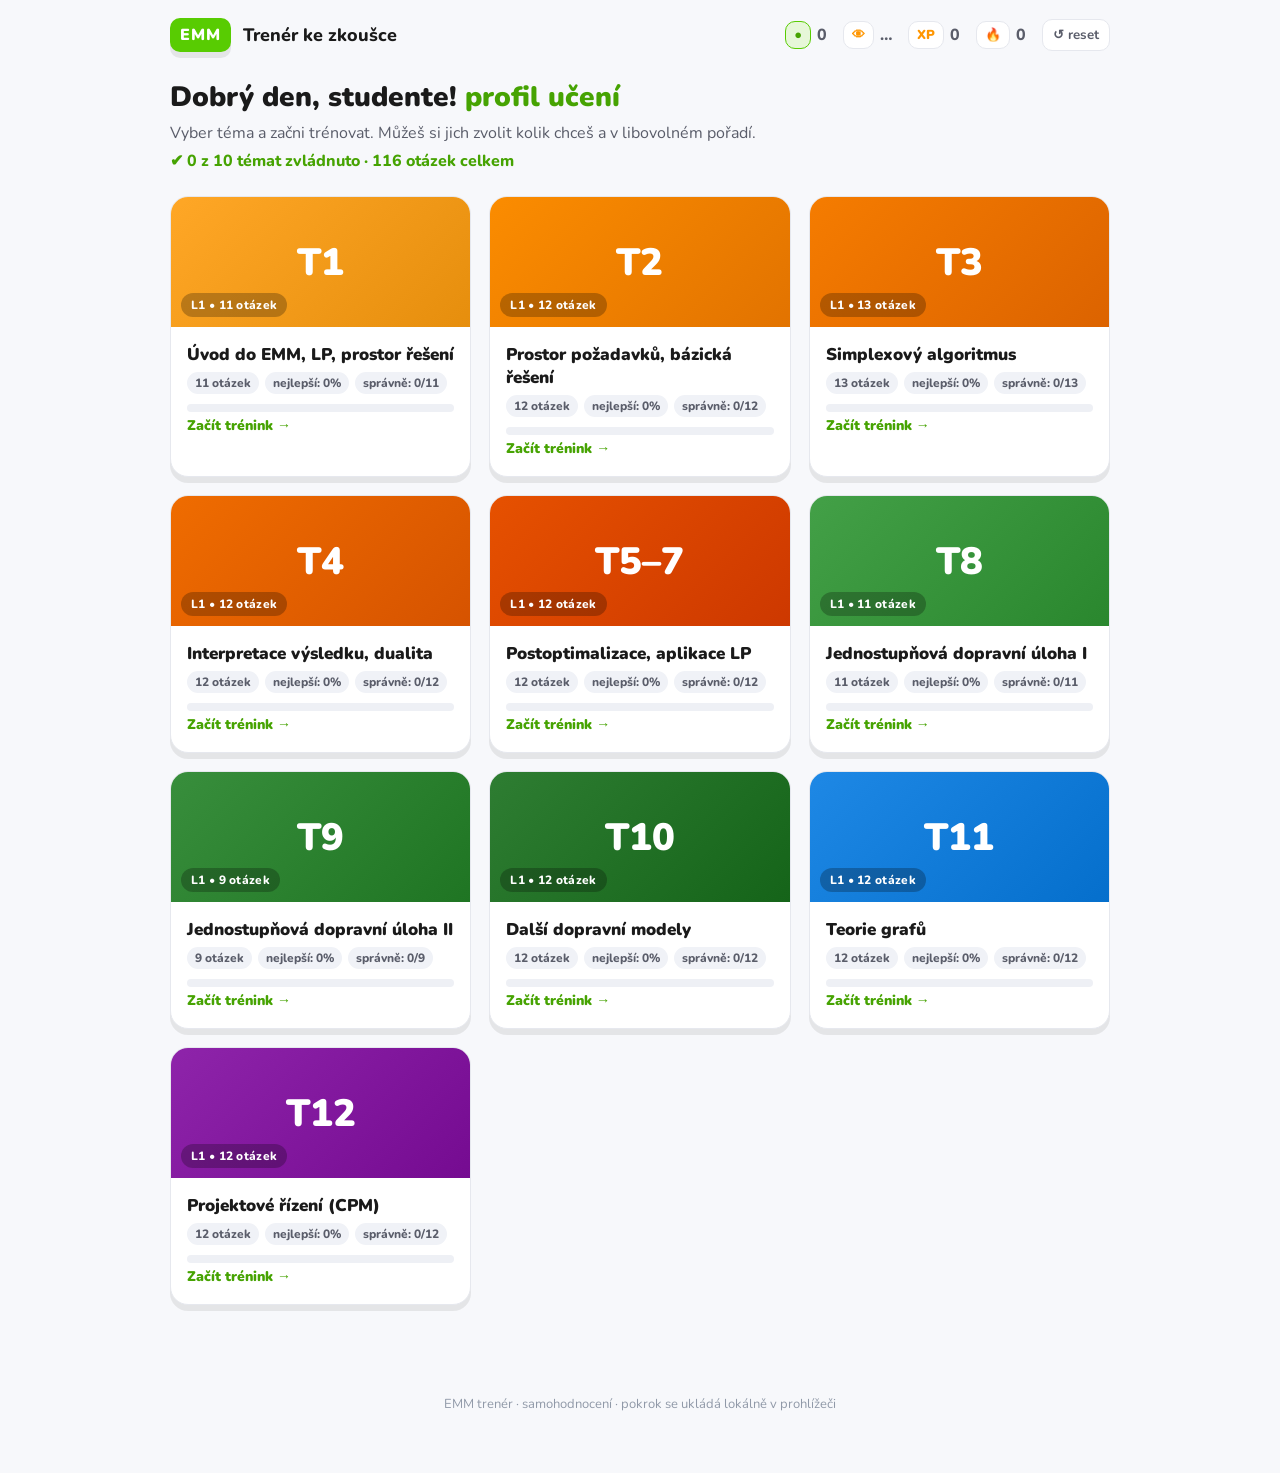
<file: index.html>
<!DOCTYPE html>
<html lang="cs">
<head>
<meta charset="UTF-8">
<meta name="viewport" content="width=device-width, initial-scale=1.0">
<title>EMM Trenér – příprava ke zkoušce</title>
<link rel="stylesheet" href="styles.css">
<link rel="preconnect" href="https://fonts.googleapis.com">
<link rel="preconnect" href="https://fonts.gstatic.com" crossorigin>
<link href="https://fonts.googleapis.com/css2?family=Nunito:wght@400;600;700;800;900&display=swap" rel="stylesheet">
</head>
<body>
<header class="topbar">
  <div class="brand">
    <span class="logo">EMM</span>
    <span class="title">Trenér ke zkoušce</span>
  </div>
  <div class="stats">
    <span class="stat" title="Aktuálně online (heartbeat za posledních ~60 s)">
      <span class="ico" style="color:var(--green-dark); background:#e6f7d8; border-color:var(--green);">●</span><span id="onlineVal">…</span>
    </span>
    <span class="stat" title="Celkový počet unikátních návštěvníků">
      <span class="ico">👁</span><span id="visitsVal">…</span>
    </span>
    <span class="stat" title="XP – body za úspěšně zodpovězené karty">
      <span class="ico">XP</span><span id="xpVal">0</span>
    </span>
    <span class="stat" title="Aktuální série denních cvičení">
      <span class="ico">🔥</span><span id="streakVal">0</span>
    </span>
    <button class="reset" id="resetBtn" title="Smazat pokrok">↺ reset</button>
  </div>
</header>

<main id="home" class="view">
  <h1>Dobrý den, studente! <span class="accent">profil učení</span></h1>
  <p class="sub">Vyber téma a začni trénovat. Můžeš si jich zvolit kolik chceš a v libovolném pořadí.</p>
  <p class="progress-line"><span id="doneOf">0 z 12</span> témat zvládnuto · <span id="qTotal">0</span> otázek celkem</p>
  <section id="tilesGrid" class="tiles"></section>
</main>

<main id="quiz" class="view hidden">
  <div class="quiz-head">
    <button class="back" id="backBtn">← zpět</button>
    <div class="quiz-progress">
      <div class="bar"><div id="bar" class="bar-fill"></div></div>
      <span id="cardCounter">1 / 5</span>
    </div>
    <div class="hearts" id="hearts" title="Životy v levelu">♥ ♥ ♥</div>
  </div>

  <article class="card" id="card">
    <div class="card-topic" id="cardTopic">Téma</div>
    <h2 class="card-q" id="cardQ">Otázka…</h2>
    <div class="choices" id="choices"></div>
    <div class="card-answer hidden" id="cardA">Odpověď…</div>
    <div class="card-actions">
      <button class="btn btn-primary hidden" id="continueBtn">Pokračovat →</button>
    </div>
  </article>
</main>

<main id="result" class="view hidden">
  <div class="result-card">
    <div class="trophy">🏆</div>
    <h2 id="resultTitle">Level dokončen!</h2>
    <p id="resultSub">Skvělá práce</p>
    <div class="result-stats">
      <div><strong id="rXp">+0</strong><span>XP</span></div>
      <div><strong id="rRight">0/0</strong><span>uměl jsem</span></div>
      <div><strong id="rLevel">L1</strong><span>level tématu</span></div>
    </div>
    <div class="result-actions">
      <button class="btn btn-primary" id="repeatBtn">Opakovat téma</button>
      <button class="btn btn-ghost" id="homeBtn">Zpět na přehled</button>
    </div>
  </div>
</main>

<footer class="foot">EMM trenér · samohodnocení · pokrok se ukládá lokálně v prohlížeči</footer>

<script src="data.js?v=12"></script>
<script src="simple.js?v=12"></script>
<script src="studyGuide.js?v=12"></script>
<script src="app.js?v=12"></script>
</body>
</html>
</file>
<file: styles.css>
:root {
  --bg: #f7f8fb;
  --card: #ffffff;
  --ink: #1a1a1a;
  --ink-soft: #5a5d6a;
  --muted: #9099a8;
  --line: #e6e8ee;
  --green: #58cc02;
  --green-dark: #46a302;
  --red: #ff4b4b;
  --orange: #ff9600;
  --blue: #1cb0f6;
  --gold: #ffc800;
  --purple: #8e24aa;
  --shadow: 0 6px 0 rgba(0,0,0,.08);
}

* { box-sizing: border-box; }
html, body { margin: 0; padding: 0; background: var(--bg); color: var(--ink); font-family: 'Nunito', -apple-system, BlinkMacSystemFont, 'Segoe UI', Roboto, sans-serif; }
.hidden { display: none !important; }

/* ─── Top bar ─────────────────────────────────────────────── */
.topbar {
  display: flex; align-items: center; justify-content: space-between;
  max-width: 980px; margin: 0 auto; padding: 18px 20px;
}
.brand { display: flex; align-items: center; gap: 12px; }
.brand .logo {
  background: var(--green); color: white; font-weight: 900;
  padding: 6px 10px; border-radius: 10px; letter-spacing: 1px;
  box-shadow: var(--shadow);
}
.brand .title { font-weight: 800; font-size: 18px; color: var(--ink); }
.stats { display: flex; align-items: center; gap: 16px; }
.stat { display: inline-flex; align-items: center; gap: 6px; font-weight: 800; color: var(--ink-soft); font-size: 16px; }
.stat .ico { display: inline-flex; padding: 4px 8px; background: white; border: 1px solid var(--line); border-radius: 10px; font-size: 13px; color: var(--orange); font-weight: 900; }
.reset {
  background: white; border: 1px solid var(--line); border-radius: 10px;
  padding: 6px 10px; font-weight: 700; cursor: pointer; color: var(--ink-soft);
  font-family: inherit;
}
.reset:hover { background: #f0f1f5; }

/* ─── Views ───────────────────────────────────────────────── */
.view { max-width: 980px; margin: 0 auto; padding: 0 20px 60px; }
.view h1 { font-size: 28px; margin: 8px 0 6px; font-weight: 900; }
.view h1 .accent { color: var(--green-dark); }
.view .sub { color: var(--ink-soft); margin: 0 0 6px; }
.progress-line {
  color: var(--green-dark); font-weight: 800; margin: 6px 0 24px;
}
.progress-line::before { content: "✔ "; }

/* ─── Tile grid ───────────────────────────────────────────── */
.tiles {
  display: grid; grid-template-columns: repeat(3, 1fr); gap: 18px;
}
@media (max-width: 820px) { .tiles { grid-template-columns: repeat(2, 1fr); } }
@media (max-width: 540px) { .tiles { grid-template-columns: 1fr; } }

.tile {
  position: relative; background: var(--card); border-radius: 18px;
  overflow: hidden; box-shadow: var(--shadow); cursor: pointer;
  border: 1px solid var(--line); transition: transform .12s ease, box-shadow .12s ease;
}
.tile:hover { transform: translateY(-2px); box-shadow: 0 10px 0 rgba(0,0,0,.08); }
.tile .banner {
  height: 130px; display: flex; align-items: center; justify-content: center;
  color: white; font-weight: 900; font-size: 38px; position: relative;
}
.tile .banner .level-pill {
  position: absolute; bottom: 10px; left: 10px;
  background: rgba(0,0,0,.25); color: white; font-weight: 800;
  padding: 4px 10px; border-radius: 999px; font-size: 12px; letter-spacing: .3px;
}
.tile .banner .done {
  position: absolute; top: 10px; left: 10px;
  background: var(--green); color: white; font-weight: 800;
  padding: 3px 9px; border-radius: 999px; font-size: 12px;
}
.tile .body { padding: 16px 16px 18px; }
.tile .body h3 { margin: 0 0 6px; font-size: 17px; font-weight: 900; color: var(--ink); }
.tile .meta {
  display: flex; flex-wrap: wrap; gap: 6px; margin-bottom: 8px;
  font-size: 12px; font-weight: 800; color: var(--ink-soft);
}
.tile .meta span {
  background: #f0f2f7; padding: 3px 8px; border-radius: 999px;
}
.tile .desc { color: var(--ink-soft); margin: 4px 0 10px; font-size: 14px; line-height: 1.35; }
.tile .start {
  color: var(--green-dark); font-weight: 900; font-size: 14px;
}
.tile .start::after { content: " →"; }
.tile .bar-mini {
  height: 8px; background: #eef0f5; border-radius: 999px; overflow: hidden;
  margin: 10px 0 4px;
}
.tile .bar-mini > div {
  height: 100%; background: var(--green); border-radius: 999px;
  transition: width .35s ease;
}

/* ─── Quiz view ───────────────────────────────────────────── */
.quiz-head {
  display: flex; align-items: center; gap: 16px; padding: 8px 0 18px;
}
.back {
  background: white; border: 1px solid var(--line); border-radius: 10px;
  padding: 8px 12px; font-weight: 800; cursor: pointer; font-family: inherit;
  color: var(--ink-soft);
}
.back:hover { background: #f0f1f5; }
.quiz-progress { flex: 1; display: flex; align-items: center; gap: 10px; }
.bar {
  flex: 1; height: 14px; background: #eaecf2; border-radius: 999px; overflow: hidden;
}
.bar-fill {
  height: 100%; width: 0; background: var(--green); border-radius: 999px;
  transition: width .4s ease;
}
#cardCounter { font-weight: 800; color: var(--ink-soft); font-size: 14px; }
.hearts { font-size: 18px; color: var(--red); letter-spacing: 2px; }

.card {
  background: var(--card); border-radius: 22px; padding: 28px 28px 24px;
  box-shadow: var(--shadow); border: 1px solid var(--line);
}
.card-topic {
  display: inline-block; background: #f0f2f7; color: var(--ink-soft);
  padding: 4px 12px; border-radius: 999px; font-weight: 800; font-size: 12px;
  margin-bottom: 14px;
}
.card-q { margin: 0 0 18px; font-size: 22px; line-height: 1.35; font-weight: 800; }
.choices {
  display: flex; flex-direction: column; gap: 10px;
  margin: 4px 0 18px;
}
.choice {
  text-align: left; padding: 14px 16px; border-radius: 14px;
  background: #f7f8fb; border: 2px solid var(--line);
  font: inherit; font-weight: 700; cursor: pointer; color: var(--ink);
  line-height: 1.4; transition: background .12s, border-color .12s, transform .05s;
}
.choice:hover:not(:disabled) { background: #eef0f5; border-color: #d2d6dc; }
.choice:active:not(:disabled) { transform: translateY(1px); }
.choice:disabled { cursor: default; }
.choice.right {
  background: #e6f7d8; border-color: var(--green); color: #1f4e00;
}
.choice.right::after { content: " ✓"; font-weight: 900; color: var(--green-dark); }
.choice.wrong {
  background: #ffe1e1; border-color: var(--red); color: #6a0e0e;
}
.choice.wrong::after { content: " ✗"; font-weight: 900; color: var(--red); }
.choice.dim { opacity: .55; }

.card-answer {
  background: #fbfcfa; border: 1px solid var(--line); border-left: 5px solid var(--green);
  padding: 14px 16px; border-radius: 12px;
  line-height: 1.55; font-size: 15px; color: #2a2d36;
  margin: 0 0 18px;
}
.ans-head {
  font-weight: 900; font-size: 16px; margin-bottom: 8px;
  letter-spacing: .2px;
}
.ans-good { color: var(--green-dark); }
.ans-bad  { color: var(--red); }
.ans-section { margin: 10px 0; }
.ans-section .lbl {
  display: inline-block; font-size: 11px; font-weight: 800;
  letter-spacing: .6px; text-transform: uppercase; color: var(--muted);
  margin-bottom: 4px;
}
.ans-pill {
  padding: 10px 12px; border-radius: 10px; font-weight: 700;
  line-height: 1.4; border: 1px solid var(--line);
}
.ans-pill-right { background: #e6f7d8; border-color: var(--green); color: #1f4e00; }
.ans-pill-wrong { background: #ffe1e1; border-color: var(--red); color: #6a0e0e; }
.ans-simple {
  padding: 12px 14px; border-radius: 10px;
  background: #fff8e1; border: 1px solid #ffe082;
  color: #4a3000; font-size: 15px; line-height: 1.5;
  font-weight: 600;
}
.ans-detail {
  white-space: pre-wrap; font-size: 14.5px; line-height: 1.55;
  color: #2a2d36;
}

.card-actions {
  display: flex; flex-wrap: wrap; gap: 10px; justify-content: flex-end;
}
.btn {
  padding: 12px 18px; border-radius: 14px; font-weight: 900; font-size: 15px;
  cursor: pointer; border: none; font-family: inherit; letter-spacing: .3px;
  box-shadow: 0 4px 0 rgba(0,0,0,.12); transition: transform .05s ease;
}
.btn:active { transform: translateY(2px); box-shadow: 0 2px 0 rgba(0,0,0,.12); }
.btn-primary { background: var(--blue); color: white; }
.btn-success { background: var(--green); color: white; }
.btn-warn { background: var(--orange); color: white; }
.btn-danger { background: var(--red); color: white; }
.btn-ghost { background: white; color: var(--ink-soft); border: 1px solid var(--line); box-shadow: var(--shadow); }

/* ─── Result view ─────────────────────────────────────────── */
.result-card {
  max-width: 520px; margin: 40px auto 0; background: var(--card);
  border-radius: 22px; padding: 32px; box-shadow: var(--shadow);
  border: 1px solid var(--line); text-align: center;
}
.trophy { font-size: 56px; margin-bottom: 6px; }
.result-card h2 { margin: 0 0 4px; font-size: 26px; }
.result-card p { color: var(--ink-soft); margin: 0 0 22px; }
.result-stats {
  display: grid; grid-template-columns: repeat(3, 1fr); gap: 12px;
  margin-bottom: 22px;
}
.result-stats > div {
  background: #f6f8fc; border-radius: 14px; padding: 12px 6px;
  display: flex; flex-direction: column; align-items: center; gap: 4px;
}
.result-stats strong { font-size: 22px; color: var(--ink); font-weight: 900; }
.result-stats span { color: var(--ink-soft); font-size: 12px; font-weight: 800; text-transform: uppercase; letter-spacing: .4px; }
.result-actions { display: flex; gap: 10px; justify-content: center; }

.foot {
  text-align: center; color: var(--muted); font-size: 13px;
  padding: 30px 20px 60px;
}
</file>
